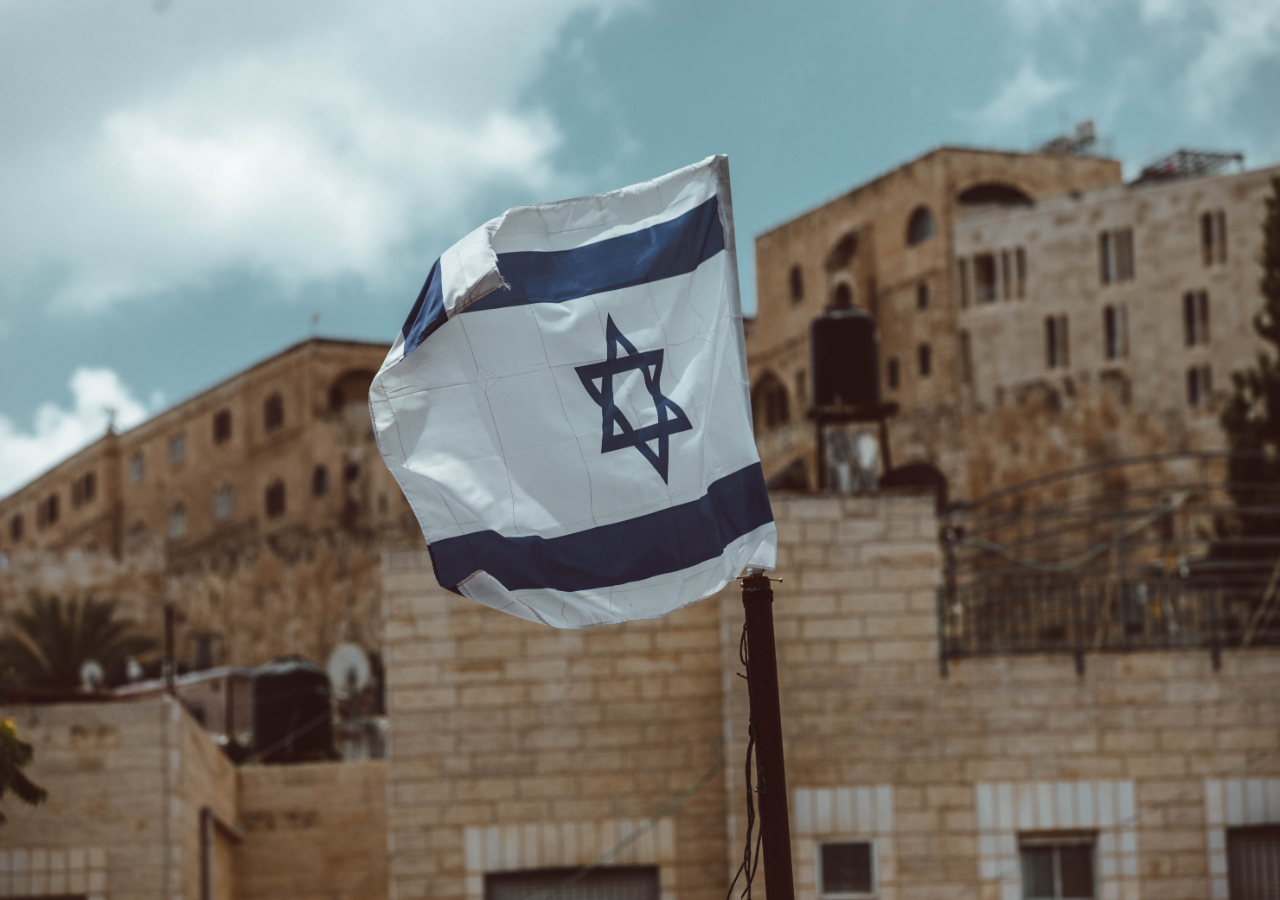
<file: Desktop/DI-Hacktlon/Hackatlon 1/popup.html>
<!DOCTYPE html>
<html lang="en">

<head>
    <meta charset="UTF-8">
    <meta name="viewport" content="width=device-width, initial-scale=1.0">
    <link rel="stylesheet" href="style.css">
    <link rel="stylesheet" href="index.html">
    <title>Document</title>
</head>

<body>

    <div class='popup-onload'>
        <div class='cnt223'>

            <div class="popup-content">
                <h2>Welcome to our website!</h2>
                <p>Thank you for visiting. This is a sample popup window on page load.</p>
                <br />
                <br />
                <a href='' class='close'>Close</a>
            </div>
        </div>
    </div>

    <script src="script.js"></script>
</body>

</html>
</file>
<file: Desktop/DI-Hacktlon/Hackatlon 1/style.css>
* {
    box-sizing: border-box;
    font-family: sans-serif;
    margin: 0;
    padding: 0;
}

body {
    display: flex;
    justify-content: center;
    align-items: center;
    min-height: 100vh;
    color: white;
    background-image: url(images/taylor-brandon-Y8r0RTNrIWM-unsplash.jpg);
    background-repeat: no-repeat;
    background-position: center;
    background-size: cover;
}

#overlay {
    position: fixed;
    top: 0;
    left: 0;
    width: 100%;
    height: 100%;
    background-color: #000;
    filter: alpha(opacity=70);
    -moz-opacity: 0.7;
    -khtml-opacity: 0.7;
    opacity: 0.7;
    z-index: 100;
    display: none;
}

.popup-content {
    padding: 14px 10px;
    line-height: 1.5;
}

.cnt223 a {
    text-decoration: none;
}

.popup-onload {
    margin: 0 auto;
    display: none;
    position: fixed;
    z-index: 101;
    top: 50%;
    left: 50%;
    margin-top: -300px;
    margin-left: -300px;
}

.cnt223 {
    min-width: 600px;
    width: 600px;
    min-height: 150px;
    margin: 100px auto;
    background: #f3f3f3;
    position: relative;
    z-index: 103;
    padding: 15px 35px;
    border-radius: 5px;
    box-shadow: 0 2px 5px #000;
}

/* popup page */
/* .cnt223 p {
    clear: both;
    color: #555555;
    /
    font-size: 20px;
    font-family: sans-serif;
}

.cnt223 p a {
    color: #d91900;
    font-weight: bold;
}

.cnt223 .x {
    float: right;
    height: 35px;
    left: 22px;
    position: relative;
    top: -25px;
    width: 34px;
}

.cnt223 .x:hover {
    cursor: pointer;
} */

/* BSH */

.page-container {
    width: 60vw;
    background-color: transparent;
    border: 2px solid rgba(255, 255, 255, .2);
    backdrop-filter: blur(20px);
    border-radius: 10px;
    padding: 30px 40px;
    display: grid;
    grid-template-columns: 1fr 1fr;
    /* Equal-width columns */
    gap: 20px;
}

.page-container h1 {
    font-size: 30px;
    text-align: center;
    padding-bottom: 30px;
}

.masked-text {
    -webkit-mask-image: url('images/taylor-brandon-Y8r0RTNrIWM-unsplash.jpg');
    mask-image: url('images/taylor-brandon-Y8r0RTNrIWM-unsplash.jpg');
}

.box {
    background-color: #fff;
    border: 1px solid #ddd;
    border-radius: 8px;
    padding: 20px;
    margin: 20px;
}

h2 {
    color: #333;
}

p {
    color: #666;
}

div p,
h2 {
    text-align: center;
    padding-bottom: 10px;
}

/* Additional styles for the form */

form {
    display: flex;
    flex-direction: column;
    max-width: 300px;
    margin: 0 auto;
    /* Center the form horizontally */
}

label {
    margin-top: 10px;
}

input[type="text"],
input[type="email"],
input[type="number"],
input[type="tel"],
input[type="file"] {
    padding: 5px;
    border: 1px solid #ccc;
    border-radius: 3px;
}

.valid-phone {
    border-color: green;
}

input[type="submit"] {
    margin-top: 20px;
    padding: 10px 20px;
    background-color: #007BFF;
    color: white;
    border: none;
    border-radius: 5px;
    cursor: pointer;
}

input[type="submit"]:hover {
    background-color: #0056b3;
}

/* Pour les écrans de taille moyenne comme les tablettes */
@media only screen and (max-width: 768px) {
    .page-container {
        width: 80vw;
        grid-template-columns: 1fr;
        /* Une seule colonne pour les écrans plus petits */
        padding: 20px;
    }
}

/* Pour les écrans de petite taille comme les téléphones */
@media only screen and (max-width: 480px) {
    .page-container {
        width: 90vw;
        padding: 10px;
    }

    form {
        max-width: 100%;
        /* Occuper la largeur complète */
    }
}
</file>
